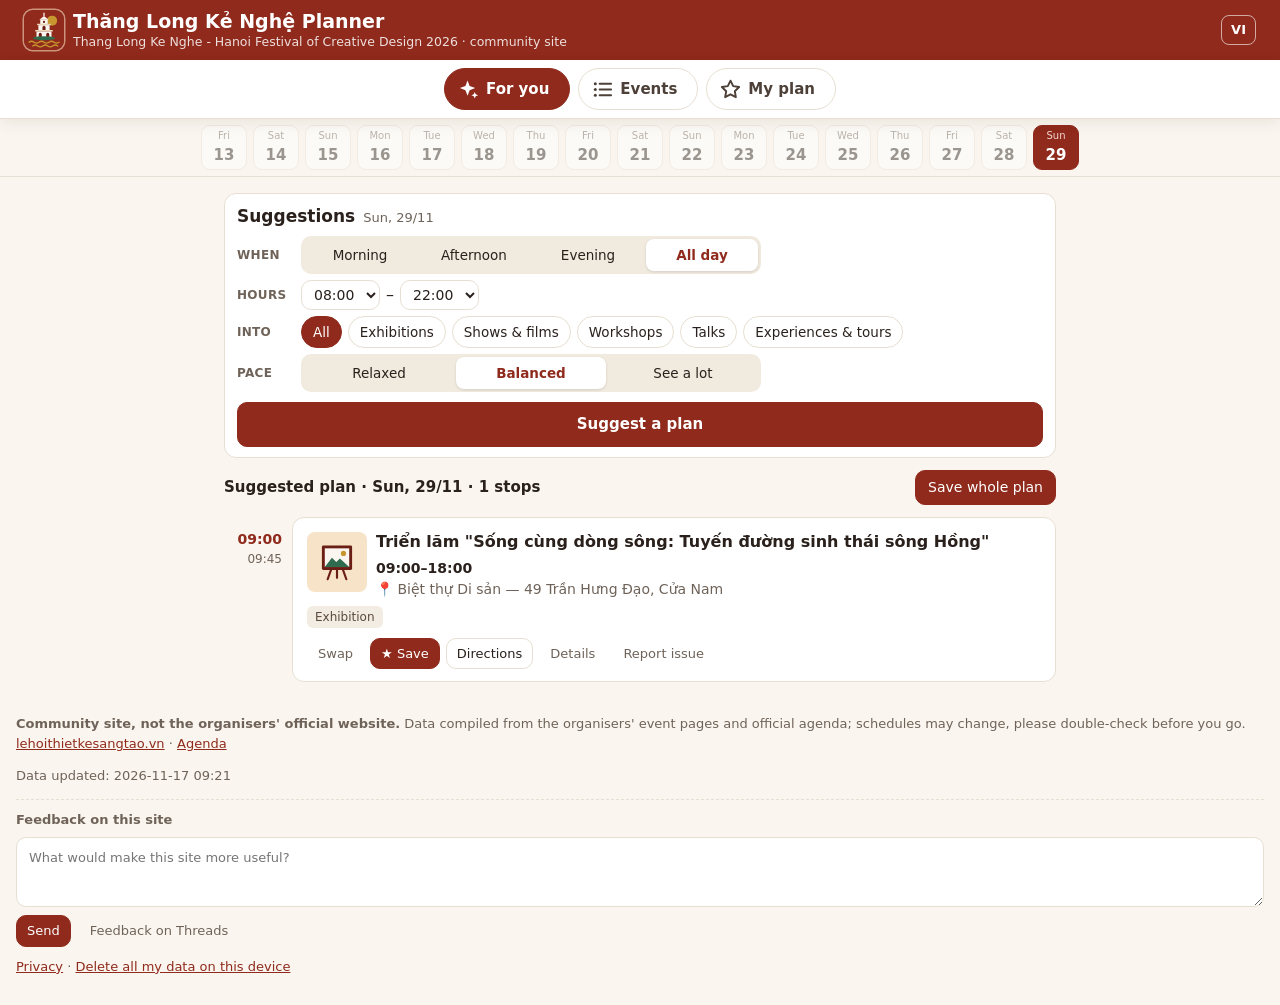
<file: index.html>
<!doctype html>
<html lang="vi">
<head>
  <meta charset="utf-8">
  <meta name="viewport" content="width=device-width, initial-scale=1, viewport-fit=cover">
  <title>Thăng Long Kẻ Nghệ Planner – Lên lịch trình Lễ hội Thiết kế Sáng tạo Hà Nội 2026</title>
  <meta name="description" content="Web cộng đồng, không chính thức: xem hơn 140 hoạt động của Thăng Long Kẻ Nghệ – Lễ hội Thiết kế Sáng tạo Hà Nội 2026 theo ngày, trên bản đồ, và tự xếp lịch trình theo giờ rảnh của bạn.">
  <meta name="theme-color" content="#8f2a1c">
  <meta property="og:type" content="website">
  <meta property="og:title" content="Thăng Long Kẻ Nghệ Planner – gợi ý lịch đi lễ hội theo giờ rảnh của bạn">
  <meta property="og:description" content="Chọn giờ rảnh và sở thích, web gợi ý lịch trình không trùng giờ, gom điểm gần nhau. Web cộng đồng, không chính thức.">
  <meta property="og:image" content="https://khoapotassium.github.io/thang-long-ke-nghe-planner/og-image.png">
  <meta name="twitter:card" content="summary_large_image">
  <link rel="icon" href="favicon.svg" type="image/svg+xml">
  <link rel="apple-touch-icon" href="icons/icon-192.png">
  <link rel="manifest" href="manifest.webmanifest">
  <link rel="stylesheet" href="vendor/leaflet/leaflet.css">
  <link rel="stylesheet" href="styles.css">
</head>
<body>
<svg xmlns="http://www.w3.org/2000/svg" width="0" height="0" style="position:absolute" aria-hidden="true">
  <!-- Biểu tượng web: Tháp Rùa trên Hồ Gươm -->
  <symbol id="logo" viewBox="0 0 64 64">
    <rect width="64" height="64" rx="14" fill="#8f2a1c"/>
    <circle cx="45" cy="17" r="8" fill="#c8962e"/>
    <path d="M31 4.5h2v5h-2z" fill="#faf6ef"/>
    <path d="M24.5 15.5 32 9.5l7.5 6z" fill="#faf6ef"/>
    <rect x="26" y="15.5" width="12" height="7" fill="#faf6ef"/>
    <circle cx="32" cy="19" r="1.8" fill="#6b1e13"/>
    <rect x="21" y="22" width="22" height="2.2" fill="#e8d6b4"/>
    <rect x="23" y="24.2" width="18" height="8" fill="#faf6ef"/>
    <path d="M29.5 32.2v-4.4a2.5 2.5 0 0 1 5 0v4.4z" fill="#6b1e13"/>
    <rect x="18" y="32" width="28" height="2.4" fill="#e8d6b4"/>
    <rect x="20" y="34.4" width="24" height="9.6" fill="#faf6ef"/>
    <path d="M23.5 44v-5a2.5 2.5 0 0 1 5 0v5zM35.5 44v-5a2.5 2.5 0 0 1 5 0v5z" fill="#6b1e13"/>
    <ellipse cx="32" cy="45" rx="18" ry="3.2" fill="#2f6b4f"/>
    <path d="M8 51.5q4-3 8 0t8 0 8 0 8 0 8 0 8 0M14 57.5q4-3 8 0t8 0 8 0 8 0 8 0" stroke="#c8962e" stroke-width="2.2" fill="none" stroke-linecap="round"/>
  </symbol>

  <!-- Triển lãm: khung tranh trên giá vẽ -->
  <symbol id="art-trien-lam" viewBox="0 0 64 64">
    <path d="M24 42 19 56M40 42l5 14M32 42v12" stroke="#6b1e13" stroke-width="3" stroke-linecap="round"/>
    <rect x="11" y="9" width="42" height="34" rx="2" fill="#6b1e13"/>
    <rect x="15" y="13" width="34" height="26" fill="#faf6ef"/>
    <circle cx="41" cy="20" r="3.6" fill="#c8962e"/>
    <path d="M15 39l10-13 6 6 5-5 13 12z" fill="#2f6b4f"/>
  </symbol>

  <!-- Pavilion: mái đình cong -->
  <symbol id="art-pavilion" viewBox="0 0 64 64">
    <rect x="25" y="9" width="14" height="4" rx="1" fill="#6b1e13"/>
    <path d="M4 22c3 1 6 1 8-1 3-3 6-6 8-8h24c2 2 5 5 8 8 2 2 5 2 8 1l-5 7H9z" fill="#8f2a1c"/>
    <rect x="12" y="29" width="4" height="22" fill="#6b1e13"/>
    <rect x="48" y="29" width="4" height="22" fill="#6b1e13"/>
    <rect x="19" y="32" width="26" height="19" fill="#c8962e"/>
    <path d="M28 51V41a4 4 0 0 1 8 0v10z" fill="#6b1e13"/>
    <rect x="7" y="51" width="50" height="4" rx="1" fill="#6b1e13"/>
  </symbol>

  <!-- Sắp đặt: khối hình học -->
  <symbol id="art-sap-dat" viewBox="0 0 64 64">
    <circle cx="44" cy="38" r="11" fill="#c8962e"/>
    <rect x="9" y="30" width="21" height="21" fill="#2c4a6b"/>
    <path d="M19 30 30 10l11 20z" fill="#8f2a1c"/>
    <rect x="5" y="51" width="54" height="3.5" rx="1" fill="#6b1e13"/>
  </symbol>

  <!-- Biểu diễn: sân khấu, rèm và nốt nhạc -->
  <symbol id="art-bieu-dien" viewBox="0 0 64 64">
    <circle cx="32" cy="32" r="14" fill="#c8962e" opacity=".45"/>
    <rect x="5" y="7" width="54" height="6" fill="#6b1e13"/>
    <path d="M5 13h15c-2 13-6 25-13 38H5zM59 13H44c2 13 6 25 13 38h2z" fill="#8f2a1c"/>
    <path d="M27 40V23l14-4v17" fill="none" stroke="#2a211c" stroke-width="3" stroke-linejoin="round"/>
    <ellipse cx="23.5" cy="40" rx="4.6" ry="3.6" fill="#2a211c"/>
    <ellipse cx="37.5" cy="36" rx="4.6" ry="3.6" fill="#2a211c"/>
    <rect x="5" y="51" width="54" height="5" fill="#6b1e13"/>
  </symbol>

  <!-- Chiếu phim: bảng clapper -->
  <symbol id="art-phim" viewBox="0 0 64 64">
    <rect x="10" y="26" width="44" height="27" rx="3" fill="#2a211c"/>
    <path d="M15 26l5 7M25 26l5 7M35 26l5 7M45 26l5 7" stroke="#faf6ef" stroke-width="3"/>
    <g transform="rotate(-15 10 25)">
      <rect x="10" y="15" width="44" height="9" rx="2" fill="#2a211c"/>
      <path d="M16 15l6 9M26 15l6 9M36 15l6 9M46 15l6 9" stroke="#faf6ef" stroke-width="3"/>
    </g>
    <path d="M28 37l11 6.5L28 50z" fill="#c8962e"/>
  </symbol>

  <!-- Workshop: bảng màu và cọ -->
  <symbol id="art-workshop" viewBox="0 0 64 64">
    <path d="M32 11C18 11 8 20 8 32s10 21 22 21c4 0 5-3 3-6s0-7 4-7h7c7 0 12-4 12-10 0-11-11-19-24-19z" fill="#c8962e"/>
    <circle cx="19" cy="27" r="4" fill="#8f2a1c"/>
    <circle cx="29" cy="19" r="4" fill="#2f6b4f"/>
    <circle cx="41" cy="21" r="4" fill="#2c4a6b"/>
    <circle cx="18" cy="39" r="4" fill="#faf6ef"/>
    <path d="M53 55 38 33" stroke="#6b1e13" stroke-width="4.5" stroke-linecap="round"/>
    <path d="M38.5 33.5 33 23l9 7z" fill="#2a211c"/>
  </symbol>

  <!-- Tọa đàm: hai bong bóng hội thoại -->
  <symbol id="art-toa-dam" viewBox="0 0 64 64">
    <path d="M8 12h30a4 4 0 0 1 4 4v16a4 4 0 0 1-4 4H21l-9 8v-8H8a4 4 0 0 1-4-4V16a4 4 0 0 1 4-4z" fill="#8f2a1c"/>
    <path d="M10 21h24M10 28h16" stroke="#faf6ef" stroke-width="3" stroke-linecap="round"/>
    <path d="M30 26h26a4 4 0 0 1 4 4v15a4 4 0 0 1-4 4h-2v8l-9-8H30a4 4 0 0 1-4-4V30a4 4 0 0 1 4-4z" fill="#2c4a6b"/>
    <circle cx="36" cy="37.5" r="2.4" fill="#faf6ef"/>
    <circle cx="43" cy="37.5" r="2.4" fill="#faf6ef"/>
    <circle cx="50" cy="37.5" r="2.4" fill="#faf6ef"/>
  </symbol>

  <!-- Sự kiện: đèn lồng -->
  <symbol id="art-su-kien" viewBox="0 0 64 64">
    <path d="M32 3v9" stroke="#6b1e13" stroke-width="2"/>
    <rect x="24" y="11" width="16" height="5" rx="1.5" fill="#c8962e"/>
    <ellipse cx="32" cy="31" rx="18" ry="15.5" fill="#8f2a1c"/>
    <path d="M32 16v30M23.5 17.5c-4.5 8-4.5 19 0 27M40.5 17.5c4.5 8 4.5 19 0 27" stroke="#c8962e" stroke-width="1.7" fill="none"/>
    <rect x="24" y="45" width="16" height="5" rx="1.5" fill="#c8962e"/>
    <path d="M32 50v10M28.5 51v7M35.5 51v7" stroke="#c8962e" stroke-width="2" stroke-linecap="round"/>
  </symbol>

  <!-- Trải nghiệm: bình gốm trên bàn xoay -->
  <symbol id="art-trai-nghiem" viewBox="0 0 64 64">
    <ellipse cx="32" cy="55" rx="21" ry="4.5" fill="#6b1e13"/>
    <path d="M24 10h16v4c0 3-4 4.5-4 8.5 10 4 14 12 10 20-2 5-8 9-14 9s-12-4-14-9c-4-8 0-16 10-20 0-4-4-5.5-4-8.5z" fill="#b5651d"/>
    <path d="M18.5 36.5c8 3.5 19 3.5 27 0" stroke="#faf6ef" stroke-width="2.6" fill="none" stroke-linecap="round"/>
    <path d="M21 42.5c7 2.5 15 2.5 22 0" stroke="#c8962e" stroke-width="2" fill="none" stroke-linecap="round"/>
  </symbol>

  <!-- Tour: bản đồ, đường đi và ghim -->
  <symbol id="art-tour" viewBox="0 0 64 64">
    <path d="M5 17l16-6 21 6 17-6v38l-17 6-21-6-16 6z" fill="#faf6ef" stroke="#2f6b4f" stroke-width="2.5" stroke-linejoin="round"/>
    <path d="M21 11v38M42 17v38" stroke="#2f6b4f" stroke-width="1.5" opacity=".5"/>
    <path d="M11 45c8-4 6-14 16-12s7-9 15-9" stroke="#8f2a1c" stroke-width="2.6" stroke-dasharray="3 3.5" fill="none" stroke-linecap="round"/>
    <path d="M47 6c-6 0-9.5 4.2-9.5 9 0 6 9.5 14.5 9.5 14.5s9.5-8.5 9.5-14.5c0-4.8-3.5-9-9.5-9z" fill="#8f2a1c"/>
    <circle cx="47" cy="15" r="3.2" fill="#faf6ef"/>
  </symbol>

  <!-- Hội chợ: gian hàng có mái vải -->
  <symbol id="art-hoi-cho" viewBox="0 0 64 64">
    <path d="M6 15l6-7h40l6 7z" fill="#6b1e13"/>
    <rect x="6" y="15" width="52" height="11" fill="#8f2a1c"/>
    <path d="M14.7 15h8.6v11h-8.6zM32 15h8.6v11H32zM49.3 15H58v11h-8.7z" fill="#faf6ef"/>
    <circle cx="10.3" cy="26" r="4.3" fill="#8f2a1c"/><circle cx="19" cy="26" r="4.3" fill="#faf6ef"/>
    <circle cx="27.7" cy="26" r="4.3" fill="#8f2a1c"/><circle cx="36.3" cy="26" r="4.3" fill="#faf6ef"/>
    <circle cx="45" cy="26" r="4.3" fill="#8f2a1c"/><circle cx="53.7" cy="26" r="4.3" fill="#faf6ef"/>
    <rect x="10" y="30" width="3" height="22" fill="#6b1e13"/><rect x="51" y="30" width="3" height="22" fill="#6b1e13"/>
    <circle cx="20" cy="38" r="3.5" fill="#c8962e"/><circle cx="28" cy="37" r="4.5" fill="#2f6b4f"/>
    <circle cx="37" cy="38" r="3.5" fill="#b5651d"/><circle cx="44.5" cy="37.5" r="4" fill="#c8962e"/>
    <rect x="8" y="41" width="48" height="12" rx="1.5" fill="#c8962e"/>
    <path d="M8 46h48" stroke="#6b1e13" stroke-width="1.5" opacity=".4"/>
  </symbol>

  <!-- Biểu tượng thanh công cụ -->
  <symbol id="i-plan" viewBox="0 0 24 24"><path d="M11 2.5l2.2 5.8 5.8 2.2-5.8 2.2L11 18.5l-2.2-5.8L3 10.5l5.8-2.2zM18.5 14.5l1 2.5 2.5 1-2.5 1-1 2.5-1-2.5-2.5-1 2.5-1z" fill="currentColor"/></symbol>
  <symbol id="i-list" viewBox="0 0 24 24"><g fill="none" stroke="currentColor" stroke-width="2" stroke-linecap="round"><path d="M9 6h12M9 12h12M9 18h12"/></g><g fill="currentColor"><circle cx="4.5" cy="6" r="1.6"/><circle cx="4.5" cy="12" r="1.6"/><circle cx="4.5" cy="18" r="1.6"/></g></symbol>
  <symbol id="i-map" viewBox="0 0 24 24"><path d="M9 4 3 6.2v14L9 18l6 2.2 6-2.2v-14L15 6.2zM9 4v14M15 6.2v14" fill="none" stroke="currentColor" stroke-width="2" stroke-linejoin="round"/></symbol>
  <symbol id="i-mine" viewBox="0 0 24 24"><path d="M12 2.8l2.8 5.7 6.2.9-4.5 4.4 1.1 6.2L12 17l-5.6 3 1.1-6.2L3 9.4l6.2-.9z" fill="none" stroke="currentColor" stroke-width="2" stroke-linejoin="round"/></symbol>
</svg>
  <header class="top">
    <div class="brand">
      <svg class="logo" aria-hidden="true"><use href="#logo"/></svg>
      <div class="brand-text">
        <h1>Thăng Long Kẻ Nghệ Planner</h1>
        <p class="sub" data-i18n="subtitle"></p>
      </div>
      <button class="lang" id="lang-toggle" aria-label="Đổi ngôn ngữ / Change language">EN</button>
    </div>
  </header>

  <nav class="tabbar" aria-label="Views">
    <button data-view="plan" class="tab active"><span class="ico"><svg aria-hidden="true"><use href="#i-plan"/></svg></span><i data-i18n="tabPlan"></i></button>
    <button data-view="list" class="tab"><span class="ico"><svg aria-hidden="true"><use href="#i-list"/></svg></span><i data-i18n="tabList"></i></button>
    <button data-view="map" class="tab"><span class="ico"><svg aria-hidden="true"><use href="#i-map"/></svg></span><i data-i18n="tabMap"></i></button>
    <button data-view="mine" class="tab"><span class="ico"><svg aria-hidden="true"><use href="#i-mine"/></svg><b id="mine-count" class="count">0</b></span><i data-i18n="tabMine"></i></button>
  </nav>

  <div id="shared-banner" class="banner" hidden>
    <span data-i18n="sharedBanner"></span>
    <button class="btn small primary" id="import-shared" data-i18n="addToMine"></button>
    <button class="btn small ghost" id="dismiss-shared" aria-label="✕">✕</button>
  </div>

  <nav class="days" id="days" aria-label="Chọn ngày"></nav>

  <main>
    <!-- GỢI Ý LỊCH -->
    <section id="view-plan" class="view">
      <div id="routes-wrap">
        <h2 class="section-title" data-i18n="routesTitle"></h2>
        <div id="routes" class="routes"></div>
        <div class="or-sep"><span data-i18n="orSep"></span></div>
      </div>
      <div class="card planner">
        <div class="p-head"><h2 data-i18n="pTitle"></h2><span class="p-day" id="p-day"></span></div>
        <div id="p-fields">
          <div class="p-row"><span class="p-lab" data-i18n="pWhen"></span><div class="seg" id="p-windows"></div></div>
          <div class="p-row"><span class="p-lab" data-i18n="pTime"></span>
            <div class="time-row"><select id="p-from" aria-label="from"></select><span>–</span><select id="p-to" aria-label="to"></select></div></div>
          <div class="p-row"><span class="p-lab" data-i18n="pLike"></span><div class="chips scroll" id="p-interests"></div></div>
          <div class="p-row"><span class="p-lab" data-i18n="pPace"></span><div class="seg" id="p-pace"></div></div>
          <button class="btn primary p-run" id="p-run" data-i18n="pRun"></button>
        </div>
        <p class="error" id="p-error" hidden></p>
      </div>
      <div id="p-result"></div>
    </section>

    <!-- SỰ KIỆN -->
    <section id="view-list" class="view" hidden>
      <div class="filters">
        <input type="search" id="q" data-i18n-ph="searchPh" autocomplete="off">
        <div class="chips scroll" id="type-chips"></div>
        <div class="row">
          <button class="chip" id="near-me" data-i18n="nearMe"></button>
          <button class="chip" id="open-now" data-i18n="openNow"></button>
        </div>
      </div>
      <div id="list" class="list" aria-live="polite"></div>
    </section>

    <!-- BẢN ĐỒ -->
    <section id="view-map" class="view" hidden>
      <div id="map" role="region" aria-label="Map"></div>
      <p class="hint narrow-only" data-i18n="mapHint"></p>
      <p class="hint wide-only" data-i18n="mapPanelHint"></p>
    </section>

    <!-- LỊCH CỦA TÔI -->
    <section id="view-mine" class="view" hidden>
      <div class="plan-actions">
        <button class="btn primary" id="export-ics" data-i18n="exportIcs"></button>
        <button class="btn" id="share-plan" data-i18n="share"></button>
        <button class="btn" id="add-custom" data-i18n="addCustom"></button>
      </div>
      <div id="custom-form" class="card" hidden></div>
      <div id="mine"></div>
    </section>
  </main>

  <footer class="foot">
    <p><b data-i18n="unofficial"></b> <span data-i18n="sourcesNote"></span>
      <a href="https://lehoithietkesangtao.vn/" target="_blank" rel="noopener">lehoithietkesangtao.vn</a> ·
      <a id="agenda-link" href="#" target="_blank" rel="noopener">Agenda</a></p>
    <p><span data-i18n="updated"></span> <span id="updated"></span></p>
    <div id="site-feedback"></div>
    <p class="foot-links">
      <a href="privacy.html" data-i18n="privacy"></a> ·
      <button class="linklike" id="wipe" data-i18n="wipe"></button>
    </p>
  </footer>


  <div id="toast" class="toast" role="status" hidden></div>

  <script src="config.js"></script>
  <script src="vendor/leaflet/leaflet.js"></script>
  <script src="app.js"></script>
</body>
</html>
</file>
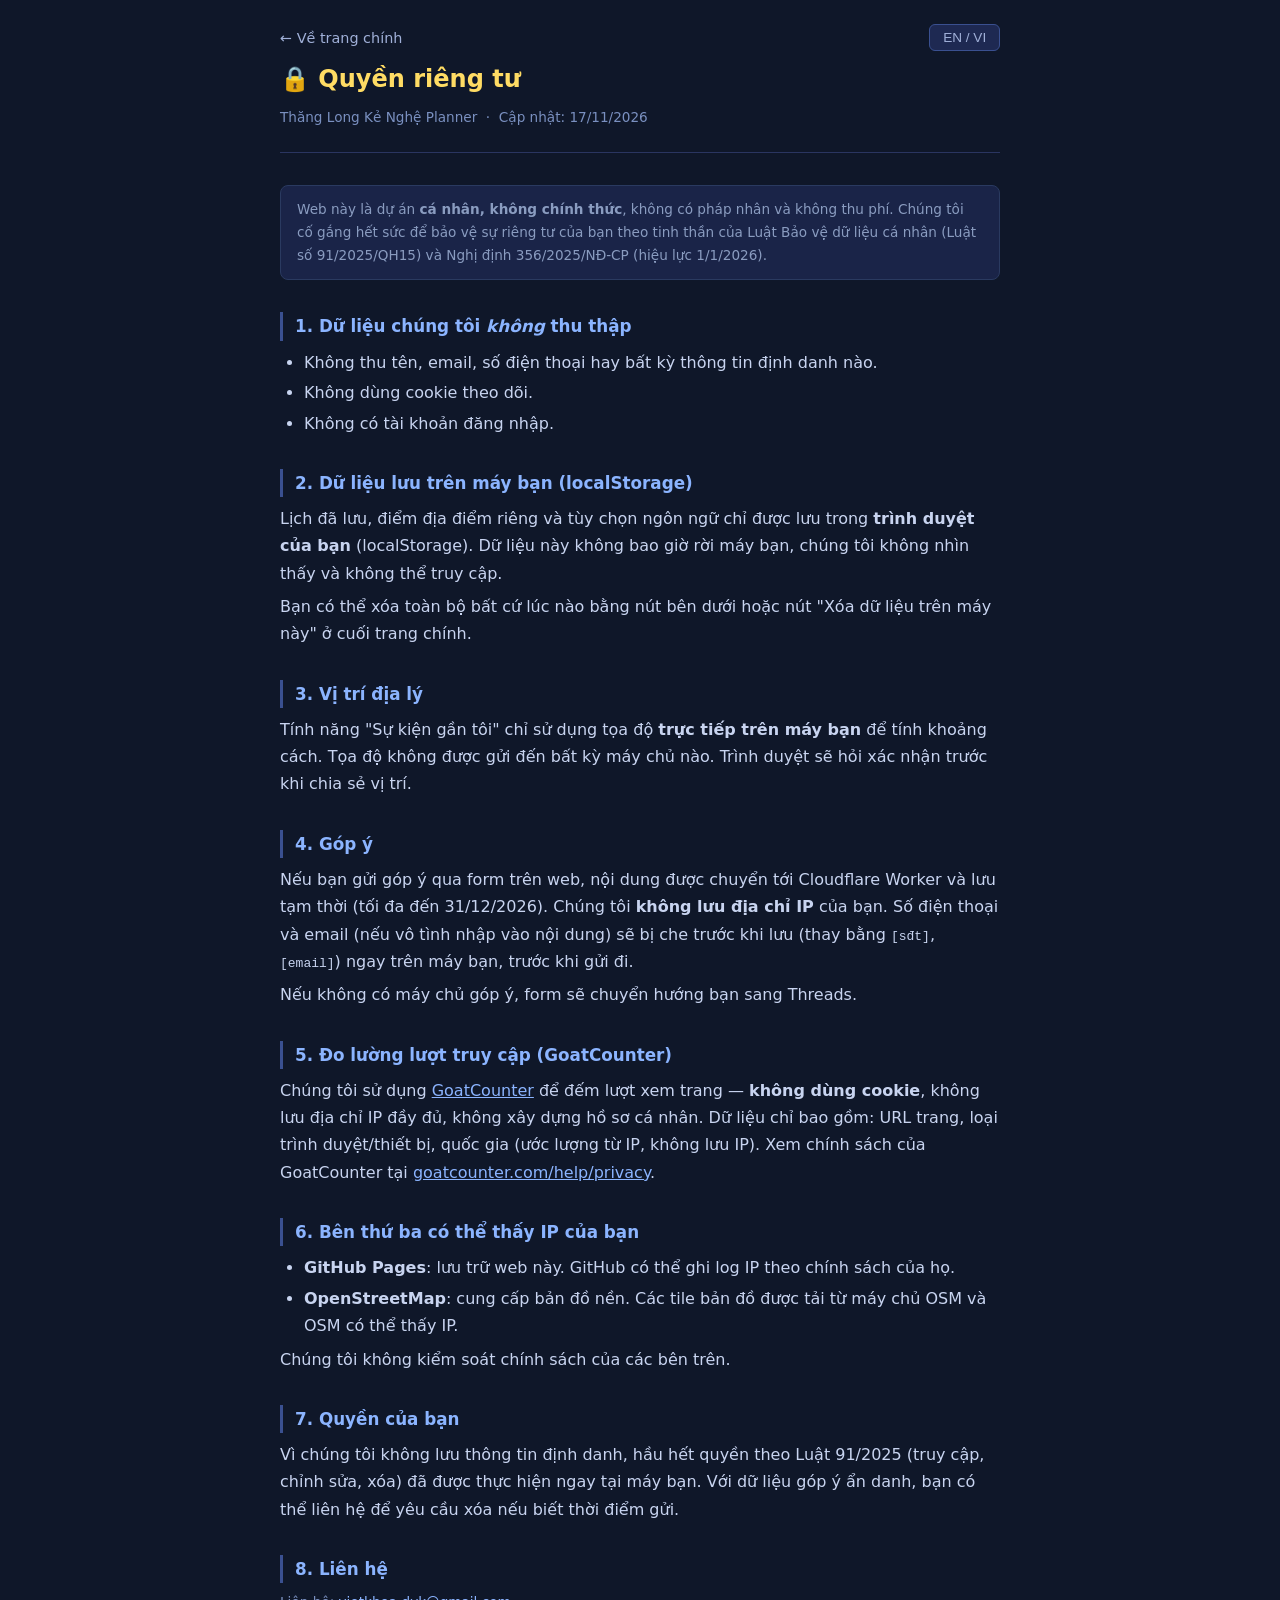
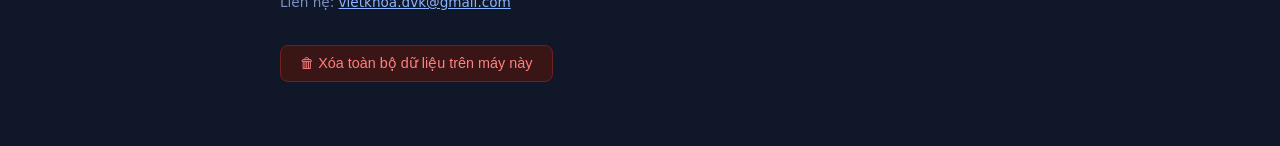
<file: privacy.html>
<!DOCTYPE html>
<html lang="vi">
<head>
<meta charset="UTF-8">
<meta name="viewport" content="width=device-width,initial-scale=1">
<title>Quyền riêng tư · Thăng Long Kẻ Nghệ Planner</title>
<link rel="icon" href="favicon.svg" type="image/svg+xml">
<style>
*{box-sizing:border-box;margin:0;padding:0}
body{font-family:system-ui,-apple-system,sans-serif;background:#0f1729;color:#c8d4f0;line-height:1.7;padding:0 1rem 4rem}
.wrap{max-width:720px;margin:0 auto}
header{padding:1.5rem 0 1rem;border-bottom:1px solid #2a3560;margin-bottom:2rem}
header a{color:#a0b0d8;text-decoration:none;font-size:.9rem}
header a:hover{color:#ffdc64}
h1{font-size:1.5rem;color:#ffdc64;margin:.5rem 0 .25rem}
.sub{color:#7a90c0;font-size:.85rem}
h2{font-size:1.05rem;color:#8bb4ff;margin:2rem 0 .5rem;border-left:3px solid #3a5090;padding-left:.75rem}
p{margin:.4rem 0}
ul{margin:.4rem 0 .4rem 1.5rem}
li{margin:.2rem 0}
.lang-toggle{float:right;background:#1e2952;border:1px solid #3a5090;color:#a0b0d8;padding:.3rem .8rem;border-radius:6px;cursor:pointer;font-size:.85rem}
.lang-toggle:hover{background:#2a3a70;color:#ffdc64}
.wipe-btn{display:inline-block;margin-top:1.5rem;background:#3a1515;border:1px solid #702020;color:#ff8080;padding:.6rem 1.2rem;border-radius:8px;cursor:pointer;font-size:.9rem}
.wipe-btn:hover{background:#501a1a}
.contact{margin-top:.5rem;color:#7a90c0;font-size:.85rem}
.note{background:#1a2448;border:1px solid #2a3a60;border-radius:8px;padding:.75rem 1rem;font-size:.85rem;color:#8a9cc0;margin:1rem 0}
/* lang */
[data-lang]{display:none}
body.vi div[data-lang=vi]{display:block}
body.en div[data-lang=en]{display:block}
span[data-lang]{display:none!important}
body.vi span[data-lang=vi]{display:inline!important}
body.en span[data-lang=en]{display:inline!important}
</style>
</head>
<body class="vi">
<div class="wrap">
<header>
  <button class="lang-toggle" onclick="toggleLang()">EN / VI</button>
  <a href="index.html">← <span data-lang="vi">Về trang chính</span><span data-lang="en">Back to main</span></a>
  <h1>🔒 <span data-lang="vi">Quyền riêng tư</span><span data-lang="en">Privacy Policy</span></h1>
  <p class="sub">Thăng Long Kẻ Nghệ Planner &nbsp;·&nbsp; <span data-lang="vi">Cập nhật</span><span data-lang="en">Updated</span>: 17/11/2026</p>
</header>

<!-- VIETNAMESE -->
<div data-lang="vi">
  <div class="note">
    Web này là dự án <strong>cá nhân, không chính thức</strong>, không có pháp nhân và không thu phí.
    Chúng tôi cố gắng hết sức để bảo vệ sự riêng tư của bạn theo tinh thần của
    Luật Bảo vệ dữ liệu cá nhân (Luật số 91/2025/QH15) và Nghị định 356/2025/NĐ-CP (hiệu lực 1/1/2026).
  </div>

  <h2>1. Dữ liệu chúng tôi <em>không</em> thu thập</h2>
  <ul>
    <li>Không thu tên, email, số điện thoại hay bất kỳ thông tin định danh nào.</li>
    <li>Không dùng cookie theo dõi.</li>
    <li>Không có tài khoản đăng nhập.</li>
  </ul>

  <h2>2. Dữ liệu lưu trên máy bạn (localStorage)</h2>
  <p>Lịch đã lưu, điểm địa điểm riêng và tùy chọn ngôn ngữ chỉ được lưu trong <strong>trình duyệt của bạn</strong> (localStorage). Dữ liệu này không bao giờ rời máy bạn, chúng tôi không nhìn thấy và không thể truy cập.</p>
  <p>Bạn có thể xóa toàn bộ bất cứ lúc nào bằng nút bên dưới hoặc nút "Xóa dữ liệu trên máy này" ở cuối trang chính.</p>

  <h2>3. Vị trí địa lý</h2>
  <p>Tính năng "Sự kiện gần tôi" chỉ sử dụng tọa độ <strong>trực tiếp trên máy bạn</strong> để tính khoảng cách. Tọa độ không được gửi đến bất kỳ máy chủ nào. Trình duyệt sẽ hỏi xác nhận trước khi chia sẻ vị trí.</p>

  <h2>4. Góp ý</h2>
  <p>Nếu bạn gửi góp ý qua form trên web, nội dung được chuyển tới Cloudflare Worker và lưu tạm thời (tối đa đến 31/12/2026). Chúng tôi <strong>không lưu địa chỉ IP</strong> của bạn. Số điện thoại và email (nếu vô tình nhập vào nội dung) sẽ bị che trước khi lưu (thay bằng <code>[sđt]</code>, <code>[email]</code>) ngay trên máy bạn, trước khi gửi đi.</p>
  <p>Nếu không có máy chủ góp ý, form sẽ chuyển hướng bạn sang Threads.</p>

  <h2>5. Đo lường lượt truy cập (GoatCounter)</h2>
  <p>Chúng tôi sử dụng <a href="https://www.goatcounter.com" target="_blank" rel="noopener" style="color:#8bb4ff">GoatCounter</a> để đếm lượt xem trang — <strong>không dùng cookie</strong>, không lưu địa chỉ IP đầy đủ, không xây dựng hồ sơ cá nhân. Dữ liệu chỉ bao gồm: URL trang, loại trình duyệt/thiết bị, quốc gia (ước lượng từ IP, không lưu IP). Xem chính sách của GoatCounter tại <a href="https://www.goatcounter.com/help/privacy" target="_blank" rel="noopener" style="color:#8bb4ff">goatcounter.com/help/privacy</a>.</p>

  <h2>6. Bên thứ ba có thể thấy IP của bạn</h2>
  <ul>
    <li><strong>GitHub Pages</strong>: lưu trữ web này. GitHub có thể ghi log IP theo chính sách của họ.</li>
    <li><strong>OpenStreetMap</strong>: cung cấp bản đồ nền. Các tile bản đồ được tải từ máy chủ OSM và OSM có thể thấy IP.</li>
  </ul>
  <p>Chúng tôi không kiểm soát chính sách của các bên trên.</p>

  <h2>7. Quyền của bạn</h2>
  <p>Vì chúng tôi không lưu thông tin định danh, hầu hết quyền theo Luật 91/2025 (truy cập, chỉnh sửa, xóa) đã được thực hiện ngay tại máy bạn. Với dữ liệu góp ý ẩn danh, bạn có thể liên hệ để yêu cầu xóa nếu biết thời điểm gửi.</p>

  <h2>8. Liên hệ</h2>
  <p class="contact">Liên hệ: <span class="contact-val">qua bài Threads giới thiệu web</span></p>

  <button class="wipe-btn" onclick="wipeData()">🗑 Xóa toàn bộ dữ liệu trên máy này</button>
  <p class="wiped-msg contact" hidden>✓ Đã xóa toàn bộ dữ liệu trên máy này.</p>
</div>

<!-- ENGLISH -->
<div data-lang="en">
  <div class="note">
    This is a <strong>personal, unofficial</strong> project with no legal entity and no fee.
    We follow the spirit of Vietnam's Personal Data Protection Law (Law 91/2025/QH15) and Decree 356/2025 (effective 1 Jan 2026).
  </div>

  <h2>1. Data we do <em>not</em> collect</h2>
  <ul>
    <li>No name, email, phone number or any identifying information.</li>
    <li>No tracking cookies.</li>
    <li>No user accounts.</li>
  </ul>

  <h2>2. Data stored on your device (localStorage)</h2>
  <p>Your saved schedule, custom places and language preference are stored only in <strong>your browser</strong> (localStorage). This data never leaves your device; we cannot see or access it.</p>
  <p>You can delete everything at any time using the button below or the "Delete data on this device" link at the bottom of the main page.</p>

  <h2>3. Location</h2>
  <p>The "Events near me" feature uses your coordinates <strong>locally on your device</strong> to calculate distances. Coordinates are never sent to any server. Your browser will ask for permission before sharing your location.</p>

  <h2>4. Feedback</h2>
  <p>If you submit feedback via the form, it is sent to a Cloudflare Worker and stored temporarily (until 31 Dec 2026 at the latest). We do <strong>not store your IP address</strong>. Phone numbers and email addresses accidentally included in the message are masked before saving (replaced by <code>[sđt]</code>, <code>[email]</code>) on your device before sending.</p>
  <p>If no feedback server is configured, the form redirects you to Threads.</p>

  <h2>5. Analytics (GoatCounter)</h2>
  <p>We use <a href="https://www.goatcounter.com" target="_blank" rel="noopener" style="color:#8bb4ff">GoatCounter</a> to count page views — <strong>no cookies</strong>, no full IP stored, no personal profiles. Data includes only: page URL, browser/device type, country (estimated from IP, IP not stored). See GoatCounter's policy at <a href="https://www.goatcounter.com/help/privacy" target="_blank" rel="noopener" style="color:#8bb4ff">goatcounter.com/help/privacy</a>.</p>

  <h2>6. Third parties that may see your IP</h2>
  <ul>
    <li><strong>GitHub Pages</strong>: hosts this website. GitHub may log IPs per their own policy.</li>
    <li><strong>OpenStreetMap</strong>: provides map tiles. OSM servers may see your IP when loading map tiles.</li>
  </ul>
  <p>We do not control the policies of these parties.</p>

  <h2>7. Your rights</h2>
  <p>Because we store no identifying information, most rights under Law 91/2025 (access, correction, deletion) are already exercised directly on your device. For anonymous feedback data, you may contact us to request deletion if you know when you submitted it.</p>

  <h2>8. Contact</h2>
  <p class="contact">Contact: <span class="contact-val">via the Threads post announcing this site</span></p>

  <button class="wipe-btn" onclick="wipeData()">🗑 Delete all data on this device</button>
  <p class="wiped-msg contact" hidden>✓ All data on this device has been deleted.</p>
</div>

</div><!-- .wrap -->
<script src="config.js"></script>
<script>
function toggleLang(){
  document.body.classList.toggle('vi');
  document.body.classList.toggle('en');
  document.documentElement.lang=document.body.classList.contains('en')?'en':'vi';
}
function wipeData(){
  try{Object.keys(localStorage).filter(k=>k.startsWith('tlkn-')).forEach(k=>localStorage.removeItem(k));}catch(e){}
  if('caches' in window){
    caches.keys().then(ns=>ns.forEach(n=>caches.delete(n)));
  }
  document.querySelectorAll('.wiped-msg').forEach(e=>e.hidden=false);
}
// Liên hệ lấy từ config.js
try{
  const c=(window.APP_CONFIG||{}).contact;
  if(c){document.querySelectorAll('.contact-val').forEach(el=>{
    el.textContent='';
    if(/^https?:\/\//.test(c)){const a=document.createElement('a');a.href=c;a.target='_blank';a.rel='noopener';a.style.color='#8bb4ff';a.textContent=c;el.appendChild(a);}
    else if(/@/.test(c)){const a=document.createElement('a');a.href='mailto:'+c;a.style.color='#8bb4ff';a.textContent=c;el.appendChild(a);}
    else el.textContent=c;
  });}
}catch(e){}
// Sync lang with main app
try{
  const l=localStorage.getItem('tlkn-lang');
  if(l==='en'){document.body.classList.remove('vi');document.body.classList.add('en');}
}catch(e){}
</script>
</body>
</html>
</file>
<file: vendor/leaflet/leaflet.css>
/* required styles */

.leaflet-pane,
.leaflet-tile,
.leaflet-marker-icon,
.leaflet-marker-shadow,
.leaflet-tile-container,
.leaflet-pane > svg,
.leaflet-pane > canvas,
.leaflet-zoom-box,
.leaflet-image-layer,
.leaflet-layer {
	position: absolute;
	left: 0;
	top: 0;
	}
.leaflet-container {
	overflow: hidden;
	}
.leaflet-tile,
.leaflet-marker-icon,
.leaflet-marker-shadow {
	-webkit-user-select: none;
	   -moz-user-select: none;
	        user-select: none;
	  -webkit-user-drag: none;
	}
/* Prevents IE11 from highlighting tiles in blue */
.leaflet-tile::selection {
	background: transparent;
}
/* Safari renders non-retina tile on retina better with this, but Chrome is worse */
.leaflet-safari .leaflet-tile {
	image-rendering: -webkit-optimize-contrast;
	}
/* hack that prevents hw layers "stretching" when loading new tiles */
.leaflet-safari .leaflet-tile-container {
	width: 1600px;
	height: 1600px;
	-webkit-transform-origin: 0 0;
	}
.leaflet-marker-icon,
.leaflet-marker-shadow {
	display: block;
	}
/* .leaflet-container svg: reset svg max-width decleration shipped in Joomla! (joomla.org) 3.x */
/* .leaflet-container img: map is broken in FF if you have max-width: 100% on tiles */
.leaflet-container .leaflet-overlay-pane svg {
	max-width: none !important;
	max-height: none !important;
	}
.leaflet-container .leaflet-marker-pane img,
.leaflet-container .leaflet-shadow-pane img,
.leaflet-container .leaflet-tile-pane img,
.leaflet-container img.leaflet-image-layer,
.leaflet-container .leaflet-tile {
	max-width: none !important;
	max-height: none !important;
	width: auto;
	padding: 0;
	}

.leaflet-container img.leaflet-tile {
	/* See: https://bugs.chromium.org/p/chromium/issues/detail?id=600120 */
	mix-blend-mode: plus-lighter;
}

.leaflet-container.leaflet-touch-zoom {
	-ms-touch-action: pan-x pan-y;
	touch-action: pan-x pan-y;
	}
.leaflet-container.leaflet-touch-drag {
	-ms-touch-action: pinch-zoom;
	/* Fallback for FF which doesn't support pinch-zoom */
	touch-action: none;
	touch-action: pinch-zoom;
}
.leaflet-container.leaflet-touch-drag.leaflet-touch-zoom {
	-ms-touch-action: none;
	touch-action: none;
}
.leaflet-container {
	-webkit-tap-highlight-color: transparent;
}
.leaflet-container a {
	-webkit-tap-highlight-color: rgba(51, 181, 229, 0.4);
}
.leaflet-tile {
	filter: inherit;
	visibility: hidden;
	}
.leaflet-tile-loaded {
	visibility: inherit;
	}
.leaflet-zoom-box {
	width: 0;
	height: 0;
	-moz-box-sizing: border-box;
	     box-sizing: border-box;
	z-index: 800;
	}
/* workaround for https://bugzilla.mozilla.org/show_bug.cgi?id=888319 */
.leaflet-overlay-pane svg {
	-moz-user-select: none;
	}

.leaflet-pane         { z-index: 400; }

.leaflet-tile-pane    { z-index: 200; }
.leaflet-overlay-pane { z-index: 400; }
.leaflet-shadow-pane  { z-index: 500; }
.leaflet-marker-pane  { z-index: 600; }
.leaflet-tooltip-pane   { z-index: 650; }
.leaflet-popup-pane   { z-index: 700; }

.leaflet-map-pane canvas { z-index: 100; }
.leaflet-map-pane svg    { z-index: 200; }

.leaflet-vml-shape {
	width: 1px;
	height: 1px;
	}
.lvml {
	behavior: url(#default#VML);
	display: inline-block;
	position: absolute;
	}


/* control positioning */

.leaflet-control {
	position: relative;
	z-index: 800;
	pointer-events: visiblePainted; /* IE 9-10 doesn't have auto */
	pointer-events: auto;
	}
.leaflet-top,
.leaflet-bottom {
	position: absolute;
	z-index: 1000;
	pointer-events: none;
	}
.leaflet-top {
	top: 0;
	}
.leaflet-right {
	right: 0;
	}
.leaflet-bottom {
	bottom: 0;
	}
.leaflet-left {
	left: 0;
	}
.leaflet-control {
	float: left;
	clear: both;
	}
.leaflet-right .leaflet-control {
	float: right;
	}
.leaflet-top .leaflet-control {
	margin-top: 10px;
	}
.leaflet-bottom .leaflet-control {
	margin-bottom: 10px;
	}
.leaflet-left .leaflet-control {
	margin-left: 10px;
	}
.leaflet-right .leaflet-control {
	margin-right: 10px;
	}


/* zoom and fade animations */

.leaflet-fade-anim .leaflet-popup {
	opacity: 0;
	-webkit-transition: opacity 0.2s linear;
	   -moz-transition: opacity 0.2s linear;
	        transition: opacity 0.2s linear;
	}
.leaflet-fade-anim .leaflet-map-pane .leaflet-popup {
	opacity: 1;
	}
.leaflet-zoom-animated {
	-webkit-transform-origin: 0 0;
	    -ms-transform-origin: 0 0;
	        transform-origin: 0 0;
	}
svg.leaflet-zoom-animated {
	will-change: transform;
}

.leaflet-zoom-anim .leaflet-zoom-animated {
	-webkit-transition: -webkit-transform 0.25s cubic-bezier(0,0,0.25,1);
	   -moz-transition:    -moz-transform 0.25s cubic-bezier(0,0,0.25,1);
	        transition:         transform 0.25s cubic-bezier(0,0,0.25,1);
	}
.leaflet-zoom-anim .leaflet-tile,
.leaflet-pan-anim .leaflet-tile {
	-webkit-transition: none;
	   -moz-transition: none;
	        transition: none;
	}

.leaflet-zoom-anim .leaflet-zoom-hide {
	visibility: hidden;
	}


/* cursors */

.leaflet-interactive {
	cursor: pointer;
	}
.leaflet-grab {
	cursor: -webkit-grab;
	cursor:    -moz-grab;
	cursor:         grab;
	}
.leaflet-crosshair,
.leaflet-crosshair .leaflet-interactive {
	cursor: crosshair;
	}
.leaflet-popup-pane,
.leaflet-control {
	cursor: auto;
	}
.leaflet-dragging .leaflet-grab,
.leaflet-dragging .leaflet-grab .leaflet-interactive,
.leaflet-dragging .leaflet-marker-draggable {
	cursor: move;
	cursor: -webkit-grabbing;
	cursor:    -moz-grabbing;
	cursor:         grabbing;
	}

/* marker & overlays interactivity */
.leaflet-marker-icon,
.leaflet-marker-shadow,
.leaflet-image-layer,
.leaflet-pane > svg path,
.leaflet-tile-container {
	pointer-events: none;
	}

.leaflet-marker-icon.leaflet-interactive,
.leaflet-image-layer.leaflet-interactive,
.leaflet-pane > svg path.leaflet-interactive,
svg.leaflet-image-layer.leaflet-interactive path {
	pointer-events: visiblePainted; /* IE 9-10 doesn't have auto */
	pointer-events: auto;
	}

/* visual tweaks */

.leaflet-container {
	background: #ddd;
	outline-offset: 1px;
	}
.leaflet-container a {
	color: #0078A8;
	}
.leaflet-zoom-box {
	border: 2px dotted #38f;
	background: rgba(255,255,255,0.5);
	}


/* general typography */
.leaflet-container {
	font-family: "Helvetica Neue", Arial, Helvetica, sans-serif;
	font-size: 12px;
	font-size: 0.75rem;
	line-height: 1.5;
	}


/* general toolbar styles */

.leaflet-bar {
	box-shadow: 0 1px 5px rgba(0,0,0,0.65);
	border-radius: 4px;
	}
.leaflet-bar a {
	background-color: #fff;
	border-bottom: 1px solid #ccc;
	width: 26px;
	height: 26px;
	line-height: 26px;
	display: block;
	text-align: center;
	text-decoration: none;
	color: black;
	}
.leaflet-bar a,
.leaflet-control-layers-toggle {
	background-position: 50% 50%;
	background-repeat: no-repeat;
	display: block;
	}
.leaflet-bar a:hover,
.leaflet-bar a:focus {
	background-color: #f4f4f4;
	}
.leaflet-bar a:first-child {
	border-top-left-radius: 4px;
	border-top-right-radius: 4px;
	}
.leaflet-bar a:last-child {
	border-bottom-left-radius: 4px;
	border-bottom-right-radius: 4px;
	border-bottom: none;
	}
.leaflet-bar a.leaflet-disabled {
	cursor: default;
	background-color: #f4f4f4;
	color: #bbb;
	}

.leaflet-touch .leaflet-bar a {
	width: 30px;
	height: 30px;
	line-height: 30px;
	}
.leaflet-touch .leaflet-bar a:first-child {
	border-top-left-radius: 2px;
	border-top-right-radius: 2px;
	}
.leaflet-touch .leaflet-bar a:last-child {
	border-bottom-left-radius: 2px;
	border-bottom-right-radius: 2px;
	}

/* zoom control */

.leaflet-control-zoom-in,
.leaflet-control-zoom-out {
	font: bold 18px 'Lucida Console', Monaco, monospace;
	text-indent: 1px;
	}

.leaflet-touch .leaflet-control-zoom-in, .leaflet-touch .leaflet-control-zoom-out  {
	font-size: 22px;
	}


/* layers control */

.leaflet-control-layers {
	box-shadow: 0 1px 5px rgba(0,0,0,0.4);
	background: #fff;
	border-radius: 5px;
	}
.leaflet-control-layers-toggle {
	background-image: url(images/layers.png);
	width: 36px;
	height: 36px;
	}
.leaflet-retina .leaflet-control-layers-toggle {
	background-image: url(images/layers-2x.png);
	background-size: 26px 26px;
	}
.leaflet-touch .leaflet-control-layers-toggle {
	width: 44px;
	height: 44px;
	}
.leaflet-control-layers .leaflet-control-layers-list,
.leaflet-control-layers-expanded .leaflet-control-layers-toggle {
	display: none;
	}
.leaflet-control-layers-expanded .leaflet-control-layers-list {
	display: block;
	position: relative;
	}
.leaflet-control-layers-expanded {
	padding: 6px 10px 6px 6px;
	color: #333;
	background: #fff;
	}
.leaflet-control-layers-scrollbar {
	overflow-y: scroll;
	overflow-x: hidden;
	padding-right: 5px;
	}
.leaflet-control-layers-selector {
	margin-top: 2px;
	position: relative;
	top: 1px;
	}
.leaflet-control-layers label {
	display: block;
	font-size: 13px;
	font-size: 1.08333em;
	}
.leaflet-control-layers-separator {
	height: 0;
	border-top: 1px solid #ddd;
	margin: 5px -10px 5px -6px;
	}

/* Default icon URLs */
.leaflet-default-icon-path { /* used only in path-guessing heuristic, see L.Icon.Default */
	background-image: url(images/marker-icon.png);
	}


/* attribution and scale controls */

.leaflet-container .leaflet-control-attribution {
	background: #fff;
	background: rgba(255, 255, 255, 0.8);
	margin: 0;
	}
.leaflet-control-attribution,
.leaflet-control-scale-line {
	padding: 0 5px;
	color: #333;
	line-height: 1.4;
	}
.leaflet-control-attribution a {
	text-decoration: none;
	}
.leaflet-control-attribution a:hover,
.leaflet-control-attribution a:focus {
	text-decoration: underline;
	}
.leaflet-attribution-flag {
	display: inline !important;
	vertical-align: baseline !important;
	width: 1em;
	height: 0.6669em;
	}
.leaflet-left .leaflet-control-scale {
	margin-left: 5px;
	}
.leaflet-bottom .leaflet-control-scale {
	margin-bottom: 5px;
	}
.leaflet-control-scale-line {
	border: 2px solid #777;
	border-top: none;
	line-height: 1.1;
	padding: 2px 5px 1px;
	white-space: nowrap;
	-moz-box-sizing: border-box;
	     box-sizing: border-box;
	background: rgba(255, 255, 255, 0.8);
	text-shadow: 1px 1px #fff;
	}
.leaflet-control-scale-line:not(:first-child) {
	border-top: 2px solid #777;
	border-bottom: none;
	margin-top: -2px;
	}
.leaflet-control-scale-line:not(:first-child):not(:last-child) {
	border-bottom: 2px solid #777;
	}

.leaflet-touch .leaflet-control-attribution,
.leaflet-touch .leaflet-control-layers,
.leaflet-touch .leaflet-bar {
	box-shadow: none;
	}
.leaflet-touch .leaflet-control-layers,
.leaflet-touch .leaflet-bar {
	border: 2px solid rgba(0,0,0,0.2);
	background-clip: padding-box;
	}


/* popup */

.leaflet-popup {
	position: absolute;
	text-align: center;
	margin-bottom: 20px;
	}
.leaflet-popup-content-wrapper {
	padding: 1px;
	text-align: left;
	border-radius: 12px;
	}
.leaflet-popup-content {
	margin: 13px 24px 13px 20px;
	line-height: 1.3;
	font-size: 13px;
	font-size: 1.08333em;
	min-height: 1px;
	}
.leaflet-popup-content p {
	margin: 17px 0;
	margin: 1.3em 0;
	}
.leaflet-popup-tip-container {
	width: 40px;
	height: 20px;
	position: absolute;
	left: 50%;
	margin-top: -1px;
	margin-left: -20px;
	overflow: hidden;
	pointer-events: none;
	}
.leaflet-popup-tip {
	width: 17px;
	height: 17px;
	padding: 1px;

	margin: -10px auto 0;
	pointer-events: auto;

	-webkit-transform: rotate(45deg);
	   -moz-transform: rotate(45deg);
	    -ms-transform: rotate(45deg);
	        transform: rotate(45deg);
	}
.leaflet-popup-content-wrapper,
.leaflet-popup-tip {
	background: white;
	color: #333;
	box-shadow: 0 3px 14px rgba(0,0,0,0.4);
	}
.leaflet-container a.leaflet-popup-close-button {
	position: absolute;
	top: 0;
	right: 0;
	border: none;
	text-align: center;
	width: 24px;
	height: 24px;
	font: 16px/24px Tahoma, Verdana, sans-serif;
	color: #757575;
	text-decoration: none;
	background: transparent;
	}
.leaflet-container a.leaflet-popup-close-button:hover,
.leaflet-container a.leaflet-popup-close-button:focus {
	color: #585858;
	}
.leaflet-popup-scrolled {
	overflow: auto;
	}

.leaflet-oldie .leaflet-popup-content-wrapper {
	-ms-zoom: 1;
	}
.leaflet-oldie .leaflet-popup-tip {
	width: 24px;
	margin: 0 auto;

	-ms-filter: "progid:DXImageTransform.Microsoft.Matrix(M11=0.70710678, M12=0.70710678, M21=-0.70710678, M22=0.70710678)";
	filter: progid:DXImageTransform.Microsoft.Matrix(M11=0.70710678, M12=0.70710678, M21=-0.70710678, M22=0.70710678);
	}

.leaflet-oldie .leaflet-control-zoom,
.leaflet-oldie .leaflet-control-layers,
.leaflet-oldie .leaflet-popup-content-wrapper,
.leaflet-oldie .leaflet-popup-tip {
	border: 1px solid #999;
	}


/* div icon */

.leaflet-div-icon {
	background: #fff;
	border: 1px solid #666;
	}


/* Tooltip */
/* Base styles for the element that has a tooltip */
.leaflet-tooltip {
	position: absolute;
	padding: 6px;
	background-color: #fff;
	border: 1px solid #fff;
	border-radius: 3px;
	color: #222;
	white-space: nowrap;
	-webkit-user-select: none;
	-moz-user-select: none;
	-ms-user-select: none;
	user-select: none;
	pointer-events: none;
	box-shadow: 0 1px 3px rgba(0,0,0,0.4);
	}
.leaflet-tooltip.leaflet-interactive {
	cursor: pointer;
	pointer-events: auto;
	}
.leaflet-tooltip-top:before,
.leaflet-tooltip-bottom:before,
.leaflet-tooltip-left:before,
.leaflet-tooltip-right:before {
	position: absolute;
	pointer-events: none;
	border: 6px solid transparent;
	background: transparent;
	content: "";
	}

/* Directions */

.leaflet-tooltip-bottom {
	margin-top: 6px;
}
.leaflet-tooltip-top {
	margin-top: -6px;
}
.leaflet-tooltip-bottom:before,
.leaflet-tooltip-top:before {
	left: 50%;
	margin-left: -6px;
	}
.leaflet-tooltip-top:before {
	bottom: 0;
	margin-bottom: -12px;
	border-top-color: #fff;
	}
.leaflet-tooltip-bottom:before {
	top: 0;
	margin-top: -12px;
	margin-left: -6px;
	border-bottom-color: #fff;
	}
.leaflet-tooltip-left {
	margin-left: -6px;
}
.leaflet-tooltip-right {
	margin-left: 6px;
}
.leaflet-tooltip-left:before,
.leaflet-tooltip-right:before {
	top: 50%;
	margin-top: -6px;
	}
.leaflet-tooltip-left:before {
	right: 0;
	margin-right: -12px;
	border-left-color: #fff;
	}
.leaflet-tooltip-right:before {
	left: 0;
	margin-left: -12px;
	border-right-color: #fff;
	}

/* Printing */

@media print {
	/* Prevent printers from removing background-images of controls. */
	.leaflet-control {
		-webkit-print-color-adjust: exact;
		print-color-adjust: exact;
		}
	}
</file>
<file: styles.css>
:root {
  --lacquer: #8f2a1c; --lacquer-dark: #6b1e13; --gold: #c8962e;
  --paper: #faf6ef; --card: #fff; --ink: #2a211c; --muted: #6f6359; --line: #e7dfd3;
  --ok: #2f6b4f; --warn: #9a5b00; --bad: #a32d2d;
  --radius: 12px; --tabbar-h: 62px;
}
* { box-sizing: border-box; }
html, body { margin: 0; }
body {
  font-family: system-ui, -apple-system, "Segoe UI", Roboto, "Helvetica Neue", Arial, sans-serif;
  background: var(--paper); color: var(--ink); line-height: 1.5;
  padding-bottom: calc(var(--tabbar-h) + env(safe-area-inset-bottom));
}
a { color: var(--lacquer); }
button, select, input, textarea { font: inherit; }
button { cursor: pointer; }
[hidden] { display: none !important; }

.top { background: var(--lacquer); color: #fff; padding: 12px 14px; }
.brand { display: flex; gap: 10px; align-items: center; max-width: 880px; margin: 0 auto; }
.brand-text { flex: 1; min-width: 0; }
.logo { width: 40px; height: 40px; border-radius: 10px; background: var(--gold); color: var(--lacquer-dark);
  display: grid; place-items: center; font-weight: 700; flex: none; }
h1 { font-size: 18px; margin: 0; font-weight: 700; }
.sub { margin: 2px 0 0; font-size: 12px; opacity: .9; }
.lang { border: 1px solid rgba(255,255,255,.6); background: transparent; color: #fff; border-radius: 8px; padding: 6px 10px; font-weight: 600; }

.banner { display: flex; gap: 8px; align-items: center; flex-wrap: wrap; background: #fff4d6; border-bottom: 1px solid #f0dca6; padding: 10px 14px; font-size: 14px; }
.banner span { flex: 1; min-width: 180px; }

.days { position: sticky; top: 0; z-index: 500; display: flex; gap: 6px; overflow-x: auto; padding: 8px 12px;
  background: var(--paper); border-bottom: 1px solid var(--line); scrollbar-width: none; }
.days::-webkit-scrollbar { display: none; }
.day { flex: none; border: 1px solid var(--line); background: var(--card); border-radius: 10px; padding: 4px 10px; text-align: center; min-width: 52px; color: var(--ink); }
.day small { display: block; font-size: 11px; color: var(--muted); }
.day b { font-size: 16px; }
.day.past { opacity: .45; }
.day.today { border-color: var(--gold); }
.day.active { background: var(--lacquer); border-color: var(--lacquer); color: #fff; opacity: 1; }
.day.active small { color: #f5d9d3; }

main { max-width: 880px; margin: 0 auto; padding: 12px; }
.filters { display: grid; gap: 8px; margin-bottom: 10px; }
.row { display: flex; gap: 8px; flex-wrap: wrap; align-items: center; }
input[type=search], select, input[type=text], input[type=time], textarea {
  width: 100%; padding: 10px 12px; border: 1px solid var(--line); border-radius: 10px; background: var(--card); color: var(--ink); }
textarea { min-height: 70px; resize: vertical; }
.chips { display: flex; gap: 6px; flex-wrap: wrap; }
.chip { border: 1px solid var(--line); background: var(--card); border-radius: 999px; padding: 6px 12px; font-size: 14px; color: var(--ink); }
.chip.on { background: var(--ink); color: #fff; border-color: var(--ink); }
.hint { font-size: 13px; color: var(--muted); margin: 4px 2px; }
.error { color: var(--bad); font-size: 13px; margin: 6px 0 0; }

.list { display: grid; gap: 10px; }
.section-title { font-size: 13px; text-transform: uppercase; letter-spacing: .5px; color: var(--muted); margin: 14px 2px 2px; font-weight: 600; }
.card { background: var(--card); border: 1px solid var(--line); border-radius: var(--radius); padding: 12px 14px; }
.card h3 { margin: 0 0 4px; font-size: 16px; font-weight: 650; }
.meta { font-size: 14px; color: var(--muted); margin: 0; }
.time { font-weight: 650; color: var(--ink); }
.tags { display: flex; gap: 6px; flex-wrap: wrap; margin: 6px 0 0; }
.tag { font-size: 12px; border-radius: 6px; padding: 2px 8px; background: #f3ece2; color: #5a4a3c; }
.tag.warn { background: #fff1d6; color: var(--warn); }
.tag.ok { background: #e4f1ea; color: var(--ok); }
.tag.live { background: #fde8e4; color: var(--lacquer); font-weight: 600; }
.note { font-size: 13px; color: var(--warn); margin: 6px 0 0; }
.actions { display: flex; gap: 6px; flex-wrap: wrap; margin-top: 10px; }
.btn { border: 1px solid var(--line); background: var(--card); color: var(--ink); border-radius: 10px; padding: 8px 12px; font-size: 14px;
  text-decoration: none; display: inline-flex; align-items: center; gap: 6px; }
.btn.small { padding: 5px 10px; font-size: 13px; }
.btn.big { width: 100%; justify-content: center; padding: 12px; font-size: 16px; margin-top: 14px; }
.btn.primary { background: var(--lacquer); border-color: var(--lacquer); color: #fff; }
.btn.saved { background: var(--gold); border-color: var(--gold); color: var(--lacquer-dark); }
.btn.ghost { background: transparent; border-color: transparent; color: var(--muted); }
.linklike { background: none; border: 0; color: var(--lacquer); text-decoration: underline; padding: 0; font-size: inherit; }
.empty { text-align: center; color: var(--muted); padding: 24px 12px; }

.fb { margin-top: 10px; padding-top: 10px; border-top: 1px dashed var(--line); display: grid; gap: 8px; }
.fb .chips .chip { font-size: 13px; }

.planner h2 { margin: 0 0 2px; font-size: 18px; }
.planner h3 { margin: 14px 0 6px; font-size: 14px; color: var(--muted); font-weight: 600; }
.time-row { margin-top: 8px; }
.time-row label { display: flex; gap: 6px; align-items: center; font-size: 14px; color: var(--muted); }
.time-row select { width: auto; }
.routes { display: grid; gap: 8px; grid-template-columns: repeat(auto-fit, minmax(240px, 1fr)); }
.route { background: #fff8ea; border: 1px solid #efdcb4; border-radius: var(--radius); padding: 10px 12px; }
.route h3 { margin: 0 0 2px; font-size: 15px; }
.route p { margin: 0 0 8px; font-size: 13px; color: var(--muted); }

.timeline { display: grid; gap: 0; margin-top: 12px; }
.tl-item { display: grid; grid-template-columns: 58px 1fr; gap: 10px; align-items: start; }
.tl-time { font-weight: 700; font-size: 14px; padding-top: 12px; text-align: right; color: var(--lacquer); }
.tl-time small { display: block; font-weight: 400; color: var(--muted); font-size: 12px; }
.walk { font-size: 13px; color: var(--muted); padding: 4px 0 4px 12px; border-left: 2px dashed var(--line); margin: 4px 0 4px 72px; }
.conflict { font-size: 13px; color: var(--bad); margin: 6px 0 0; }
.plan-actions { display: flex; gap: 8px; flex-wrap: wrap; margin-bottom: 12px; }
.plan-day { margin-bottom: 18px; }
.plan-day > h2 { font-size: 17px; margin: 0 0 4px; display: flex; justify-content: space-between; align-items: center; gap: 8px; flex-wrap: wrap; }
.result-head { display: flex; justify-content: space-between; align-items: center; gap: 8px; flex-wrap: wrap; margin-top: 16px; }
.result-head h2 { font-size: 17px; margin: 0; }

#map { height: calc(100vh - 230px); min-height: 360px; border-radius: var(--radius); border: 1px solid var(--line); }
.leaflet-popup-content { margin: 10px 12px; }
.pop h4 { margin: 0 0 6px; font-size: 14px; }
.pop ul { margin: 0 0 8px; padding-left: 16px; font-size: 13px; }

.foot { max-width: 880px; margin: 16px auto 0; padding: 0 16px 16px; font-size: 13px; color: var(--muted); }
.foot-links { margin-top: 10px; }
.tabbar { position: fixed; left: 0; right: 0; bottom: 0; z-index: 1000; display: grid; grid-template-columns: repeat(4, 1fr);
  background: var(--card); border-top: 1px solid var(--line); padding-bottom: env(safe-area-inset-bottom); }
.tab { height: var(--tabbar-h); border: 0; background: none; color: var(--muted); display: flex; flex-direction: column; align-items: center; justify-content: center; gap: 1px; font-size: 12px; }
.tab i { font-style: normal; }
.tab span { font-size: 18px; line-height: 1; }
.tab.active { color: var(--lacquer); font-weight: 650; }
.count { background: var(--lacquer); color: #fff; border-radius: 999px; font-size: 10px; padding: 0 5px; }
.toast { position: fixed; left: 50%; transform: translateX(-50%); bottom: calc(var(--tabbar-h) + 16px); z-index: 1100;
  background: var(--ink); color: #fff; padding: 10px 16px; border-radius: 10px; font-size: 14px; max-width: 90vw; }
@media (min-width: 720px) { h1 { font-size: 20px; } .sub { font-size: 13px; } }

.linklike.danger{color:#c0392b;font-weight:600}

/* ================= Màn hình rộng (máy tính, iPad ngang): danh sách + bản đồ cạnh nhau ================= */
.wide-only { display: none !important; }
.card.focus { border-color: var(--gold); box-shadow: 0 0 0 2px rgba(200,150,46,.35); }
@media (min-width: 1024px) {
  .wide-only { display: revert !important; }
  .narrow-only { display: none !important; }
  .btn.wide-only { display: inline-flex !important; }
  body { padding-bottom: 0; }
  .brand, .foot { max-width: 1320px; }
  .top { padding: 14px 24px; }
  h1 { font-size: 22px; }

  /* thanh tab chuyển lên đầu trang, nằm ngang */
  .tabbar { position: static; display: flex; justify-content: center; gap: 4px; border-top: 0; border-bottom: 1px solid var(--line); padding: 0 24px; }
  .tab { height: 48px; flex-direction: row; gap: 8px; padding: 0 18px; font-size: 15px; border-bottom: 3px solid transparent; border-radius: 0; }
  .tab span { font-size: 16px; }
  .tab.active { border-bottom-color: var(--lacquer); }
  .tab[data-view="map"] { display: none; }
  .tab:hover { color: var(--lacquer); }

  .days { justify-content: safe center; padding: 10px 24px; }
  .day:hover:not(.active) { border-color: var(--gold); }

  main { max-width: 880px; padding: 16px 24px; }
  body.split main { max-width: 1320px; display: grid; grid-template-columns: minmax(0, 1fr) minmax(0, 1.05fr); gap: 20px; align-items: start; }
  body.split #view-map { position: sticky; top: 74px; }
  body.split #map { height: calc(100vh - 120px); min-height: 420px; }
  body.split #view-map .hint { margin-top: 6px; }
  body.split #list .card { cursor: pointer; transition: border-color .15s, box-shadow .15s; }
  body.split #list .card:hover { border-color: #d9c7ad; }
  .btn:hover { filter: brightness(.97); }
  .btn.primary:hover { filter: brightness(1.1); }

  /* Gợi ý lịch & Lịch của tôi: rộng hơn một chút cho dễ đọc */
  #view-plan .routes { grid-template-columns: repeat(3, 1fr); }
  .toast { bottom: 24px; }
}
/* nút "Xem trên bản đồ" chỉ có ý nghĩa khi bản đồ đang hiện cạnh danh sách */
body:not(.split) .btn[data-focus], #view-plan .btn[data-focus], #view-mine .btn[data-focus] { display: none !important; }

/* ================= Bản 3: header gọn, form gọn, thanh công cụ nổi bật, hình minh họa ================= */
:root { --tabbar-h: 66px; }

/* Header gọn: 1 dòng tên + 1 dòng phụ đề */
.top { padding: 8px 12px; }
.brand { gap: 9px; }
.logo { width: 34px; height: 34px; border-radius: 9px; background: none; flex: none; display: block; }
h1 { font-size: 16px; line-height: 1.25; white-space: nowrap; overflow: hidden; text-overflow: ellipsis; }
.sub { font-size: 11.5px; margin: 0; opacity: .85; white-space: nowrap; overflow: hidden; text-overflow: ellipsis; }
.lang { padding: 4px 9px; font-size: 13px; }
.days { padding: 6px 10px; }
.day { padding: 2px 8px; min-width: 46px; border-radius: 9px; }
.day small { font-size: 10px; }
.day b { font-size: 15px; }

/* Form gợi ý gọn */
.planner { padding: 10px 12px; }
.p-head { display: flex; align-items: baseline; gap: 8px; margin-bottom: 6px; }
.p-head h2 { margin: 0; font-size: 17px; }
.p-day { font-size: 13px; color: var(--muted); }
.p-row { display: grid; grid-template-columns: 40px minmax(0, 1fr); gap: 8px; align-items: center; margin: 6px 0; }
.p-lab { font-size: 12px; font-weight: 650; color: var(--muted); text-transform: uppercase; letter-spacing: .3px; }
.seg { display: flex; background: #f1eadf; border-radius: 10px; padding: 3px; gap: 2px; }
.seg-b { flex: 1; border: 0; background: none; border-radius: 8px; padding: 6px 4px; font-size: 13.5px; color: var(--ink); white-space: nowrap; }
.seg-b.on { background: var(--card); color: var(--lacquer); font-weight: 650; box-shadow: 0 1px 3px rgba(0,0,0,.12); }
.time-row { display: flex; align-items: center; gap: 6px; margin: 0; }
.time-row select { width: auto; padding: 5px 8px; font-size: 14px; }
.chips.scroll { flex-wrap: nowrap; overflow-x: auto; scrollbar-width: none; margin-right: -12px; padding-right: 12px; }
.chips.scroll::-webkit-scrollbar { display: none; }
.chips.scroll .chip { flex: none; padding: 5px 11px; font-size: 13.5px; }
.chip.on { background: var(--lacquer); border-color: var(--lacquer); }
.p-run { width: 100%; justify-content: center; padding: 10px; font-size: 15px; font-weight: 650; margin-top: 4px; }
.p-summary { width: 100%; display: flex; gap: 8px; align-items: center; justify-content: space-between; text-align: left;
  background: #f6efe4; border: 1px dashed #dccbb2; border-radius: 10px; padding: 8px 10px; color: var(--ink); font-size: 13.5px; }
.sum-txt { min-width: 0; overflow: hidden; text-overflow: ellipsis; white-space: nowrap; }
.sum-edit { flex: none; color: var(--lacquer); font-weight: 650; }
.result-head { margin-top: 12px; }

/* Hình minh họa trên thẻ sự kiện */
.card { display: flow-root; }
.thumb { float: left; width: 58px; height: 58px; border-radius: 10px; margin: 2px 11px 4px 0; display: grid; place-items: center; overflow: hidden; background: #f3ece2; }
.thumb svg { width: 46px; height: 46px; }
.thumb img { width: 100%; height: 100%; object-fit: cover; display: block; }
.card .actions { clear: both; }
.ty-trien-lam { background: #f6e3c8; } .ty-pavilion { background: #dcebe2; } .ty-sap-dat { background: #e4e2f3; }
.ty-bieu-dien { background: #f7d9d3; } .ty-phim { background: #e0e4ea; } .ty-workshop { background: #fbe9c6; }
.ty-toa-dam { background: #dce8f2; } .ty-su-kien { background: #f9dccf; } .ty-trai-nghiem { background: #eadfd2; }
.ty-tour { background: #d9eadf; } .ty-hoi-cho { background: #f6e0c0; }

/* Thanh công cụ (điện thoại): nổi khối, mục đang chọn có nền đỏ */
.tabbar { background: var(--card); border-top: 0; box-shadow: 0 -6px 20px rgba(60, 30, 15, .13); border-radius: 18px 18px 0 0; padding: 4px 6px env(safe-area-inset-bottom); }
.tab { height: var(--tabbar-h); color: #4d4038; gap: 3px; font-size: 12px; font-weight: 600; }
.tab span { font-size: inherit; }
.tab .ico { position: relative; width: 58px; height: 32px; border-radius: 16px; display: grid; place-items: center; transition: background .2s, color .2s; }
.tab .ico svg { width: 23px; height: 23px; }
.tab.active { color: var(--lacquer); font-weight: 750; }
.tab.active .ico { background: var(--lacquer); color: #fff; box-shadow: 0 3px 10px rgba(143, 42, 28, .35); }
.tab[data-view="plan"]:not(.active) .ico { color: var(--gold); }
.count { position: absolute; top: -4px; right: 6px; min-width: 18px; height: 18px; line-height: 18px; text-align: center;
  background: var(--gold); color: var(--lacquer-dark); border: 2px solid var(--card); border-radius: 999px; font-size: 10.5px; font-weight: 800; padding: 0 4px; }
.count.zero { display: none; }
.count.bump { animation: bump .5s ease; }
@keyframes bump { 0% { transform: scale(1); } 35% { transform: scale(1.5); } 100% { transform: scale(1); } }
@media (prefers-reduced-motion: reduce) { .count.bump { animation: none; } .tab .ico { transition: none; } }

@media (min-width: 1024px) {
  .top { padding: 10px 24px; }
  .logo { width: 40px; height: 40px; }
  h1 { font-size: 19px; }
  .sub { font-size: 12.5px; }
  .thumb { width: 72px; height: 72px; }
  .thumb svg { width: 56px; height: 56px; }
  .p-row { grid-template-columns: 56px minmax(0, 1fr); }
  .seg { max-width: 460px; }
  /* Thanh công cụ máy tính: nút viên thuốc lớn, nền đỏ khi chọn */
  .tabbar { position: sticky; top: 0; z-index: 900; border-radius: 0; box-shadow: 0 4px 14px rgba(60, 30, 15, .08); padding: 8px 24px; gap: 8px; }
  .tab { height: 42px; padding: 0 20px 0 8px; border: 1px solid var(--line); border-radius: 999px; border-bottom-width: 1px; font-size: 15px; background: var(--card); }
  .tab .ico { width: 30px; height: 30px; }
  .tab.active { background: var(--lacquer); border-color: var(--lacquer); color: #fff; }
  .tab.active .ico { background: none; box-shadow: none; }
  .tab:not(.active):hover { border-color: var(--gold); color: var(--lacquer); }
  .count { top: -6px; right: -8px; }
  .days { top: 59px; }
  body.split #view-map { top: 134px; }
  body.split #map { height: calc(100vh - 160px); }
}
/* tinh chỉnh bản 3 */
.logo { border-radius: 9px; box-shadow: 0 0 0 1.5px rgba(255, 236, 205, .55); }
.sub { white-space: normal; line-height: 1.3; display: -webkit-box; -webkit-line-clamp: 2; -webkit-box-orient: vertical; }
.result-head { flex-wrap: nowrap; }
.result-head h2 { font-size: 15px; }
.result-head .btn { flex: none; padding: 6px 12px; }
.filters { gap: 6px; }
.filters input[type=search] { padding: 8px 12px; }
.filters .row { flex-wrap: nowrap; }
.filters .chip { padding: 5px 11px; font-size: 13.5px; }
.tl-item .thumb { width: 44px; height: 44px; margin-right: 9px; border-radius: 8px; }
.tl-item .thumb svg { width: 34px; height: 34px; }
.tl-item { grid-template-columns: 46px 1fr; gap: 8px; }
.walk { margin-left: 54px; }
@media (min-width: 1024px) {
  .tl-item { grid-template-columns: 58px 1fr; gap: 10px; }
  .tl-item .thumb { width: 60px; height: 60px; } .tl-item .thumb svg { width: 46px; height: 46px; }
  .walk { margin-left: 72px; }
  .chips.scroll { flex-wrap: wrap; margin-right: 0; padding-right: 0; }
}
/* bản 4: tuyến mẫu lên đầu, "Hoặc" ngăn cách, form gợi ý luôn mở */
#routes-wrap .section-title { margin: 4px 0 6px; font-size: 15px; }
.or-sep { display: flex; align-items: center; gap: 10px; margin: 12px 2px 10px; color: var(--muted); font-size: 13px; font-weight: 650; text-transform: uppercase; letter-spacing: .5px; }
.or-sep::before, .or-sep::after { content: ""; flex: 1; height: 1px; background: var(--line); }
.route { padding: 9px 11px; }
.route p { margin-bottom: 6px; }
.routes .btn { width: 100%; justify-content: center; }
@media (min-width: 1024px) { .routes { grid-template-columns: repeat(3, 1fr); } }
/* tuyến mẫu trên điện thoại: một hàng vuốt ngang cho đỡ chiếm chỗ */
@media (max-width: 1023px) {
  .routes { display: flex; overflow-x: auto; scroll-snap-type: x mandatory; gap: 8px; margin: 0 -12px; padding: 0 12px 2px; scrollbar-width: none; }
  .routes::-webkit-scrollbar { display: none; }
  .route { flex: 0 0 78%; scroll-snap-align: start; padding: 8px 10px; }
  .route h3 { font-size: 14.5px; }
  .route p { font-size: 12.5px; display: -webkit-box; -webkit-line-clamp: 2; -webkit-box-orient: vertical; overflow: hidden; }
  .routes .btn { padding: 6px 8px; font-size: 13.5px; }
  .or-sep { margin: 8px 2px 8px; }
}
</file>
